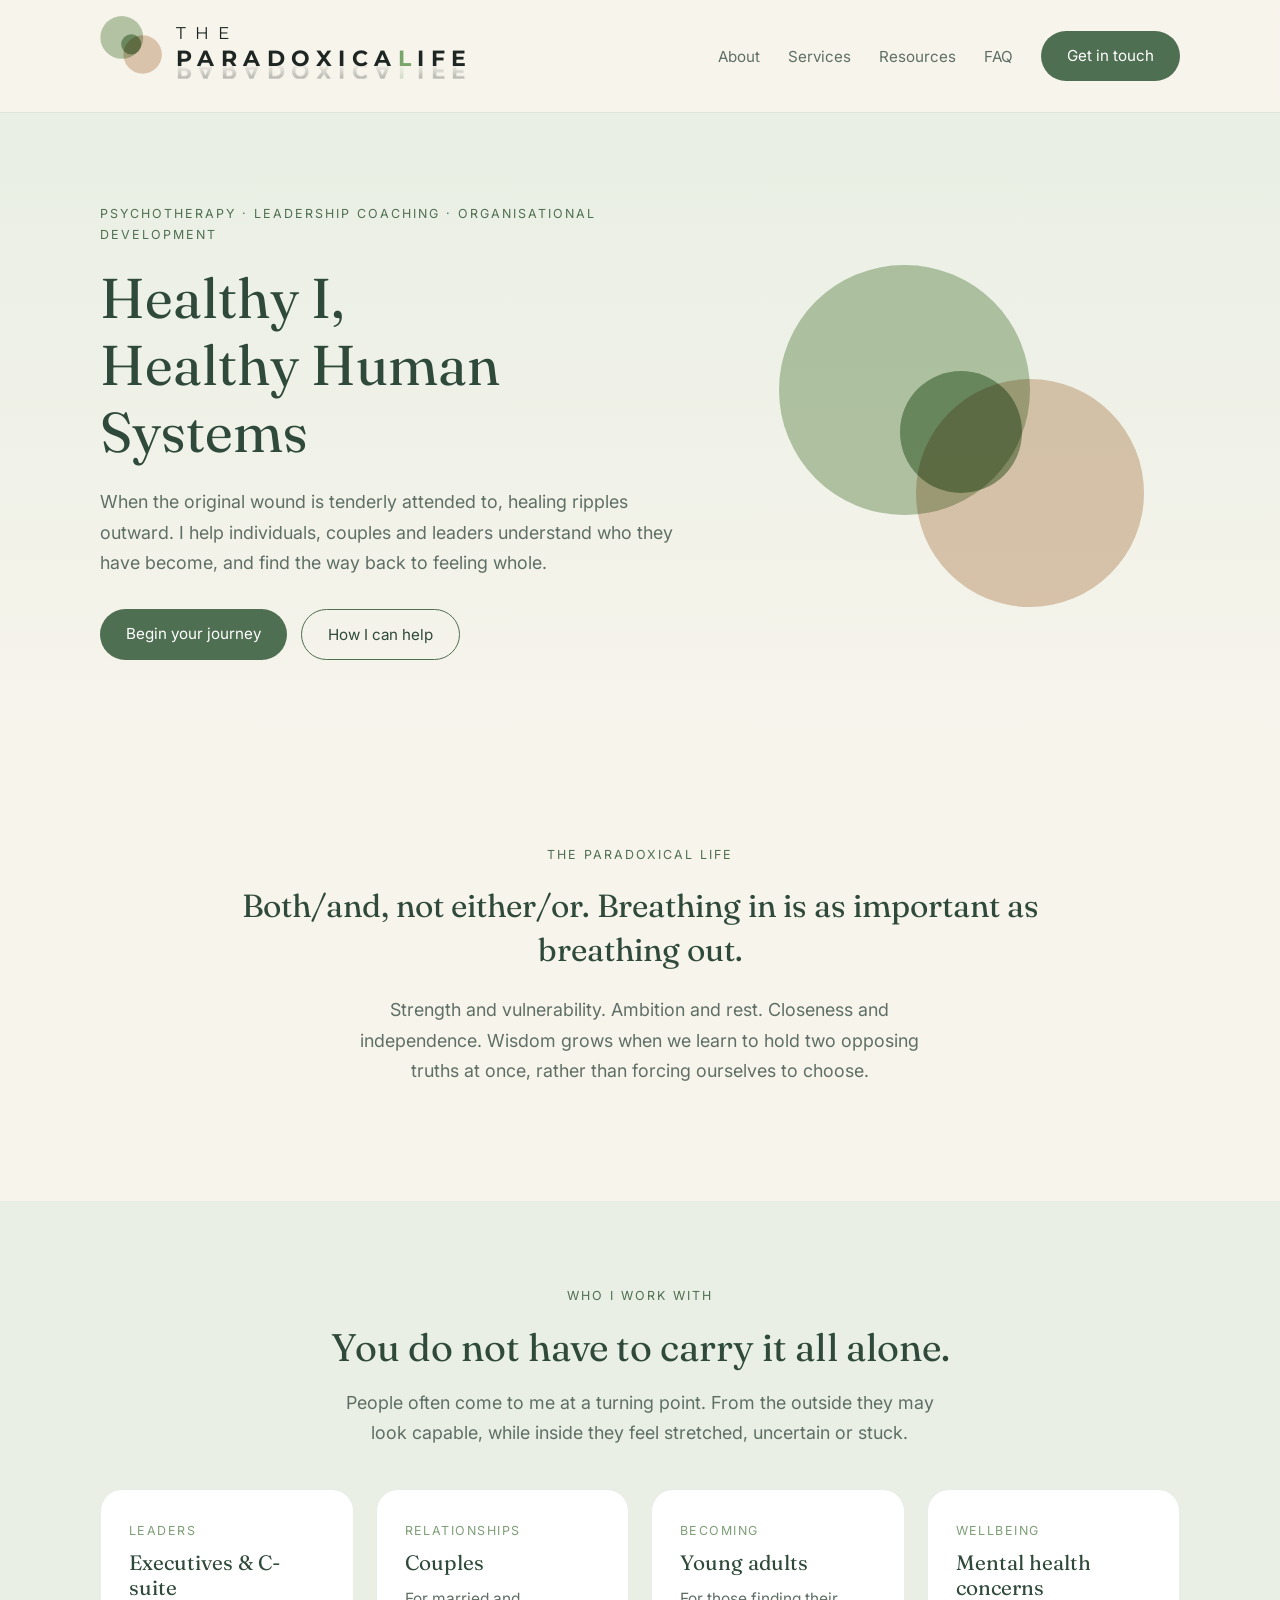
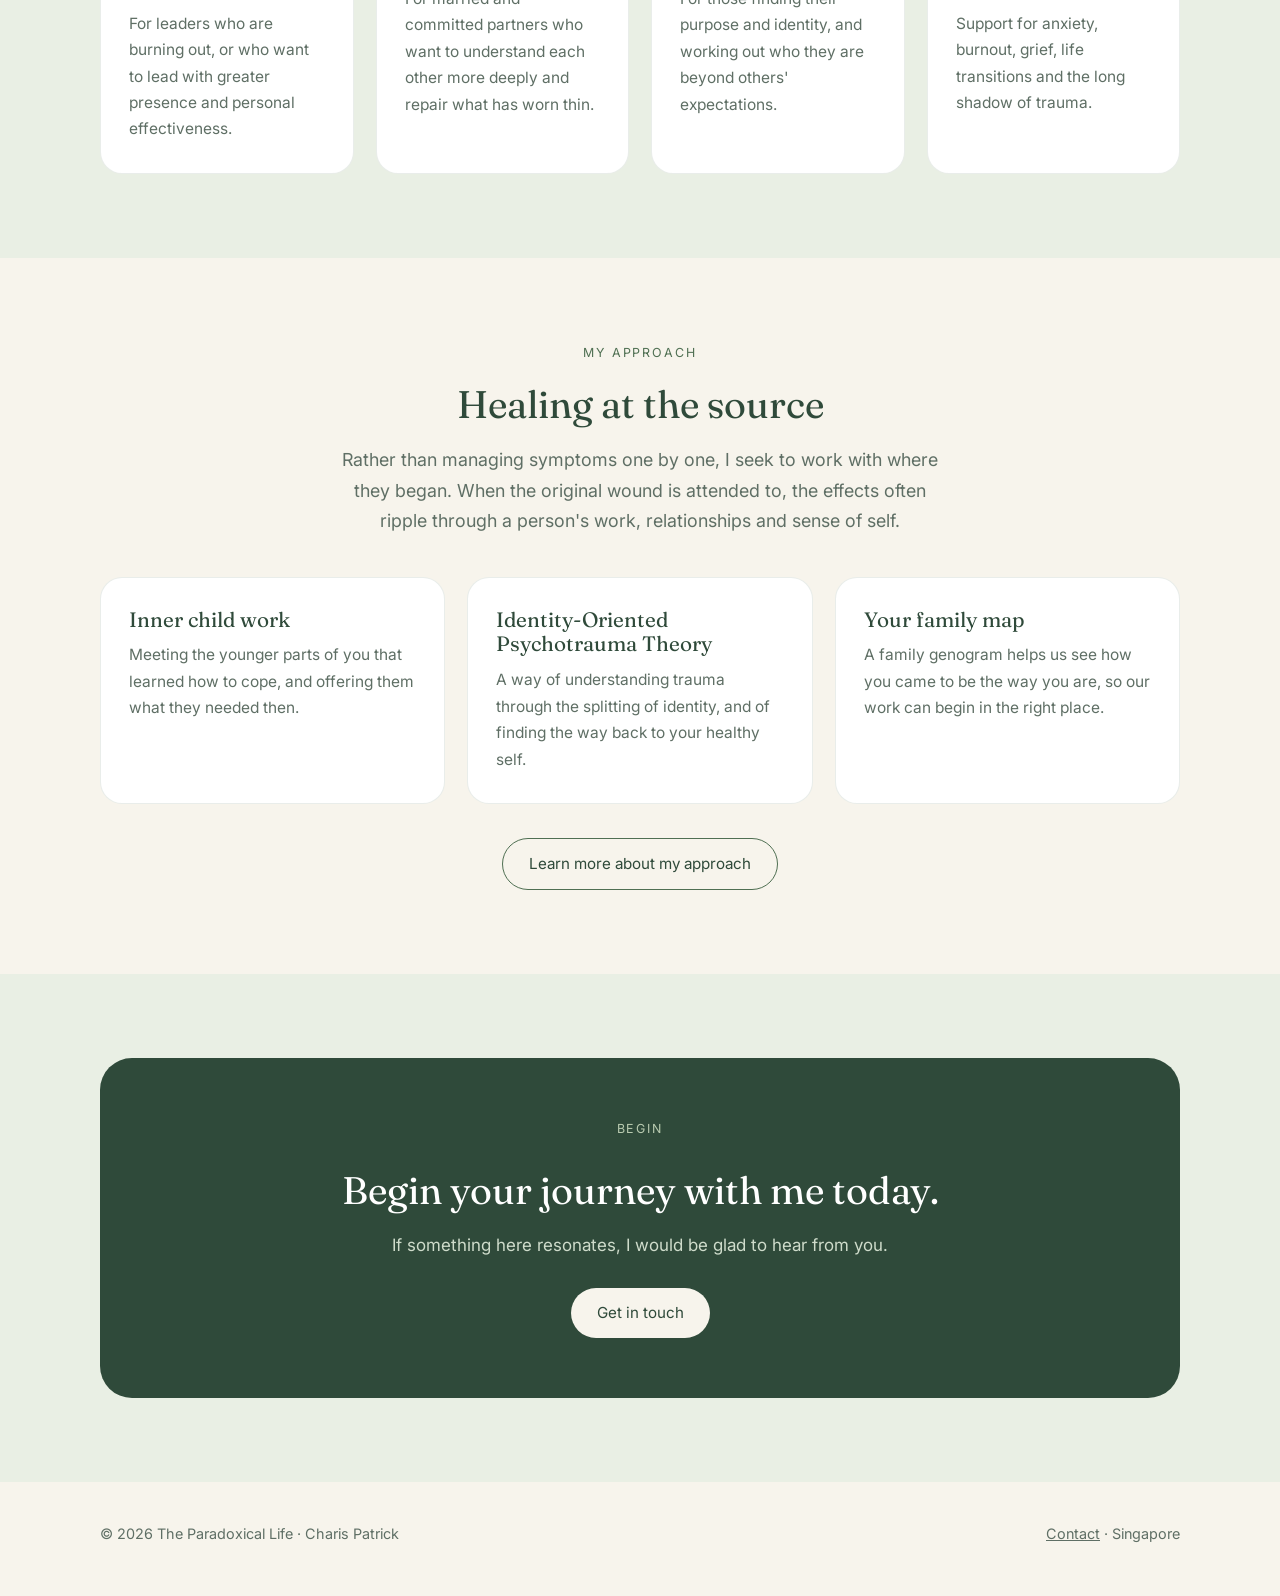
<file: index.html>
<!doctype html>
<html lang="en-SG">
<head>
  <meta charset="utf-8">
  <meta name="viewport" content="width=device-width, initial-scale=1">
  <title>The Paradoxical Life | Psychotherapy in Singapore</title>
  <meta name="description" content="Charis Patrick is a psychotherapist in Singapore with over 25 years of experience, offering identity-based, trauma-informed therapy and leadership coaching.">
  <link rel="preconnect" href="https://fonts.googleapis.com">
  <link rel="preconnect" href="https://fonts.gstatic.com" crossorigin>
  <link href="https://fonts.googleapis.com/css2?family=Fraunces:opsz,wght@9..144,300;9..144,400&family=Inter:wght@400;500&family=Montserrat:wght@400;700&display=swap" rel="stylesheet">
  <link rel="stylesheet" href="style.css">
</head>
<body>

<header>
  <div class="wrap nav">
    <a class="brand" href="index.html" aria-label="The Paradoxical Life"><svg class="mark" viewBox="60 58 512 478" aria-hidden="true"><circle cx="240" cy="235" r="177" fill="#b9cbb0"/><circle cx="412" cy="376" r="159" fill="#c9a27e" fill-opacity=".55"/><circle cx="318" cy="292" r="83" fill="#7f9f78" fill-opacity=".8"/></svg><span class="text"><span class="the">THE</span><span class="word">PARADOXICA<b>L</b>IFE</span></span></a>
    <button class="menu-toggle" aria-label="Menu" aria-expanded="false" onclick="var u=document.getElementById('menu');u.classList.toggle('open');this.setAttribute('aria-expanded',u.classList.contains('open'))">Menu</button>
    <ul id="menu">
      <li><a class="link" href="about.html">About</a></li>
      <li><a class="link" href="services.html">Services</a></li>
      <li><a class="link" href="resources.html">Resources</a></li>
      <li><a class="link" href="faq.html">FAQ</a></li>
      <li><a class="btn" href="contact.html">Get in touch</a></li>
    </ul>
  </div>
</header>

<main>

  <section class="hero">
    <div class="wrap">
      <div>
        <p class="eyebrow">Psychotherapy · Leadership Coaching · Organisational Development</p>
        <h1>Healthy I,<br>Healthy Human Systems</h1>
        <p class="lead">When the original wound is tenderly attended to, healing ripples outward. I help individuals, couples and leaders understand who they have become, and find the way back to feeling whole.</p>
        <div class="actions">
          <a class="btn" href="contact.html">Begin your journey</a>
          <a class="btn ghost" href="services.html">How I can help</a>
        </div>
      </div>
      <div class="breath" aria-hidden="true"><span class="a"></span><span class="b"></span><span class="c"></span></div>
    </div>
  </section>

  <section>
    <div class="wrap center">
      <p class="eyebrow">The paradoxical life</p>
      <p class="statement">Both/and, not either/or. Breathing in is as important as breathing out.</p>
      <p class="lead" style="margin-top:22px">Strength and vulnerability. Ambition and rest. Closeness and independence. Wisdom grows when we learn to hold two opposing truths at once, rather than forcing ourselves to choose.</p>
    </div>
  </section>

  <section class="tint">
    <div class="wrap">
      <div class="center">
        <p class="eyebrow">Who I work with</p>
        <h2>You do not have to carry it all alone.</h2>
        <p class="lead">People often come to me at a turning point. From the outside they may look capable, while inside they feel stretched, uncertain or stuck.</p>
      </div>
      <div class="cards">
        <div class="card">
          <p class="tag">Leaders</p>
          <h3>Executives &amp; C-suite</h3>
          <p>For leaders who are burning out, or who want to lead with greater presence and personal effectiveness.</p>
        </div>
        <div class="card">
          <p class="tag">Relationships</p>
          <h3>Couples</h3>
          <p>For married and committed partners who want to understand each other more deeply and repair what has worn thin.</p>
        </div>
        <div class="card">
          <p class="tag">Becoming</p>
          <h3>Young adults</h3>
          <p>For those finding their purpose and identity, and working out who they are beyond others' expectations.</p>
        </div>
        <div class="card">
          <p class="tag">Wellbeing</p>
          <h3>Mental health concerns</h3>
          <p>Support for anxiety, burnout, grief, life transitions and the long shadow of trauma.</p>
        </div>
      </div>
    </div>
  </section>

  <section>
    <div class="wrap">
      <div class="center">
        <p class="eyebrow">My approach</p>
        <h2>Healing at the source</h2>
        <p class="lead">Rather than managing symptoms one by one, I seek to work with where they began. When the original wound is attended to, the effects often ripple through a person's work, relationships and sense of self.</p>
      </div>
      <div class="cards">
        <div class="card">
          <h3>Inner child work</h3>
          <p>Meeting the younger parts of you that learned how to cope, and offering them what they needed then.</p>
        </div>
        <div class="card">
          <h3>Identity-Oriented Psychotrauma Theory</h3>
          <p>A way of understanding trauma through the splitting of identity, and of finding the way back to your healthy self.</p>
        </div>
        <div class="card">
          <h3>Your family map</h3>
          <p>A family genogram helps us see how you came to be the way you are, so our work can begin in the right place.</p>
        </div>
      </div>
      <p class="center" style="margin-top:34px"><a class="btn ghost" href="about.html">Learn more about my approach</a></p>
    </div>
  </section>

  <section class="tint">
    <div class="wrap">
      <div class="contact-box">
        <p class="eyebrow" style="color:var(--sage)">Begin</p>
        <h2>Begin your journey with me today.</h2>
        <p>If something here resonates, I would be glad to hear from you.</p>
        <div class="actions">
          <a class="btn" href="contact.html">Get in touch</a>
        </div>
      </div>
    </div>
  </section>

</main>

<footer>
  <div class="wrap">
    <span>© 2026 The Paradoxical Life · Charis Patrick</span>
    <span><a href="contact.html">Contact</a> · Singapore</span>
  </div>
</footer>

</body>
</html>
</file>
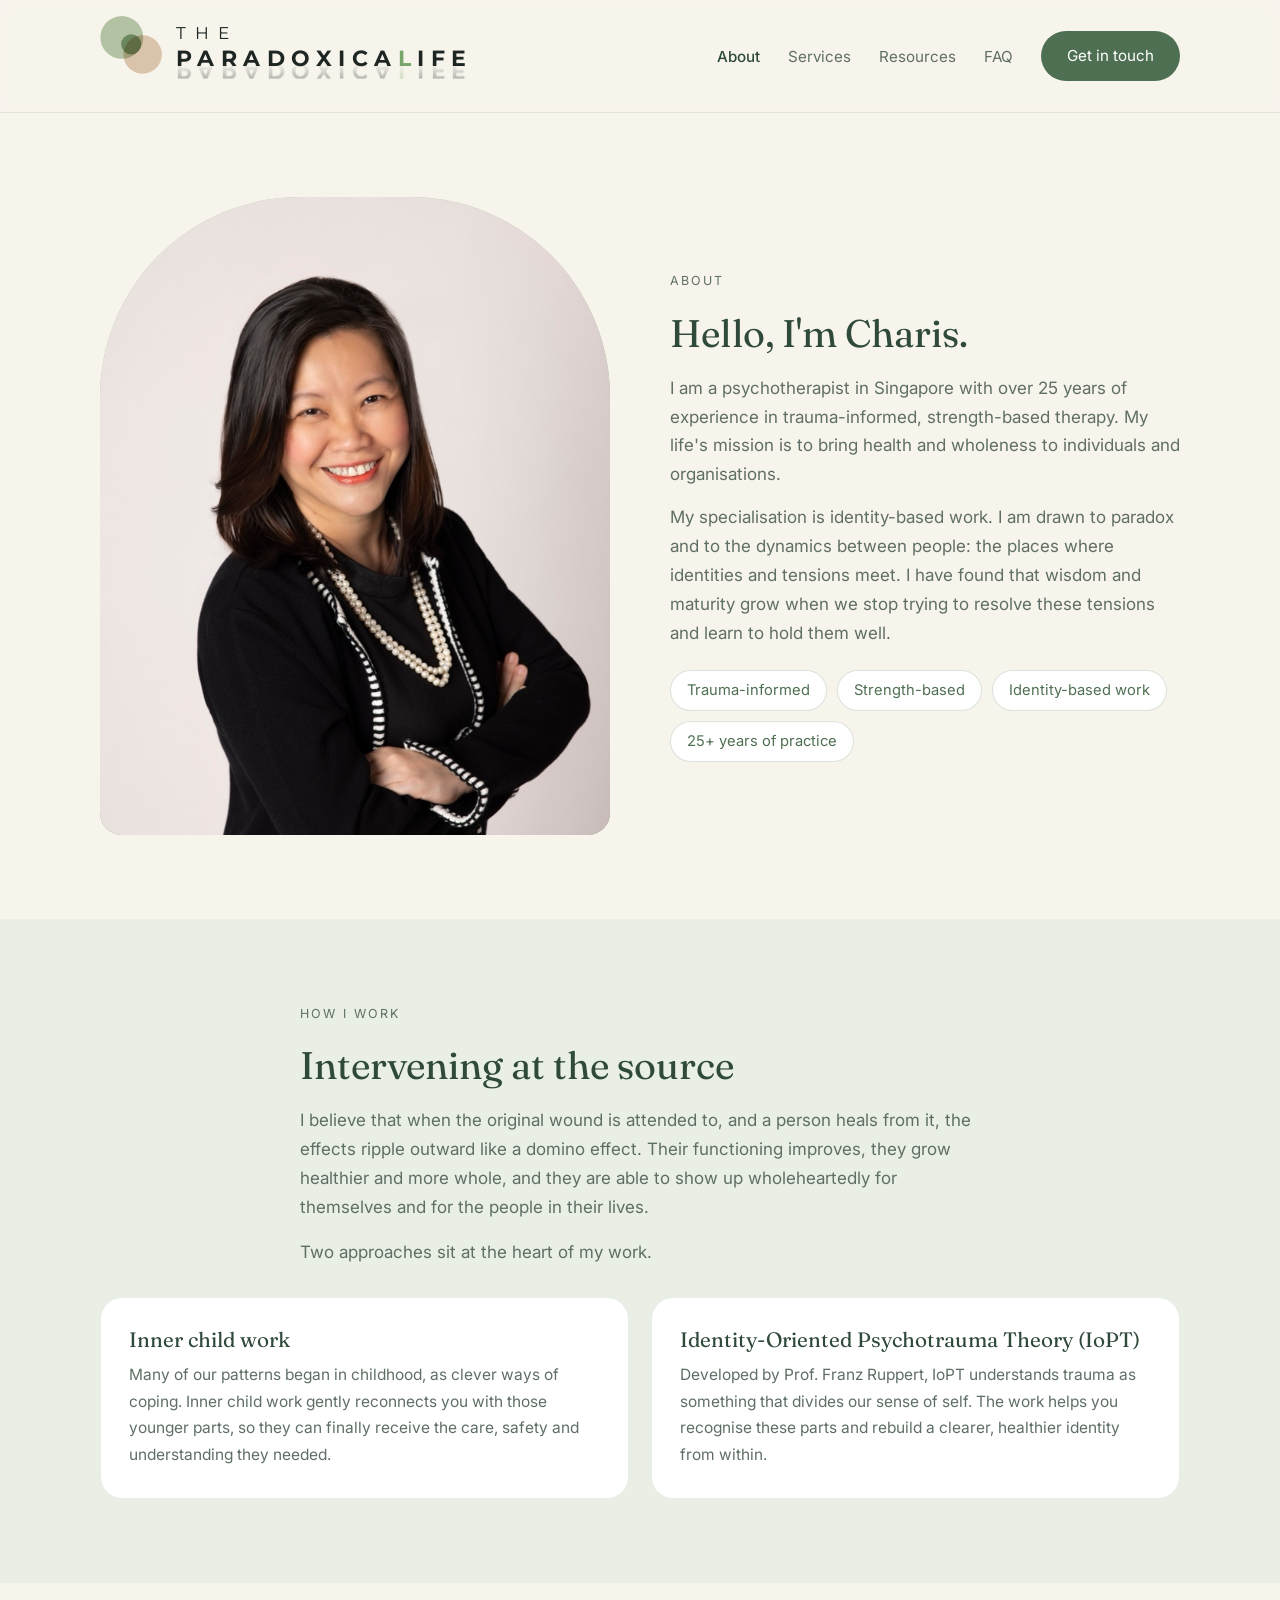
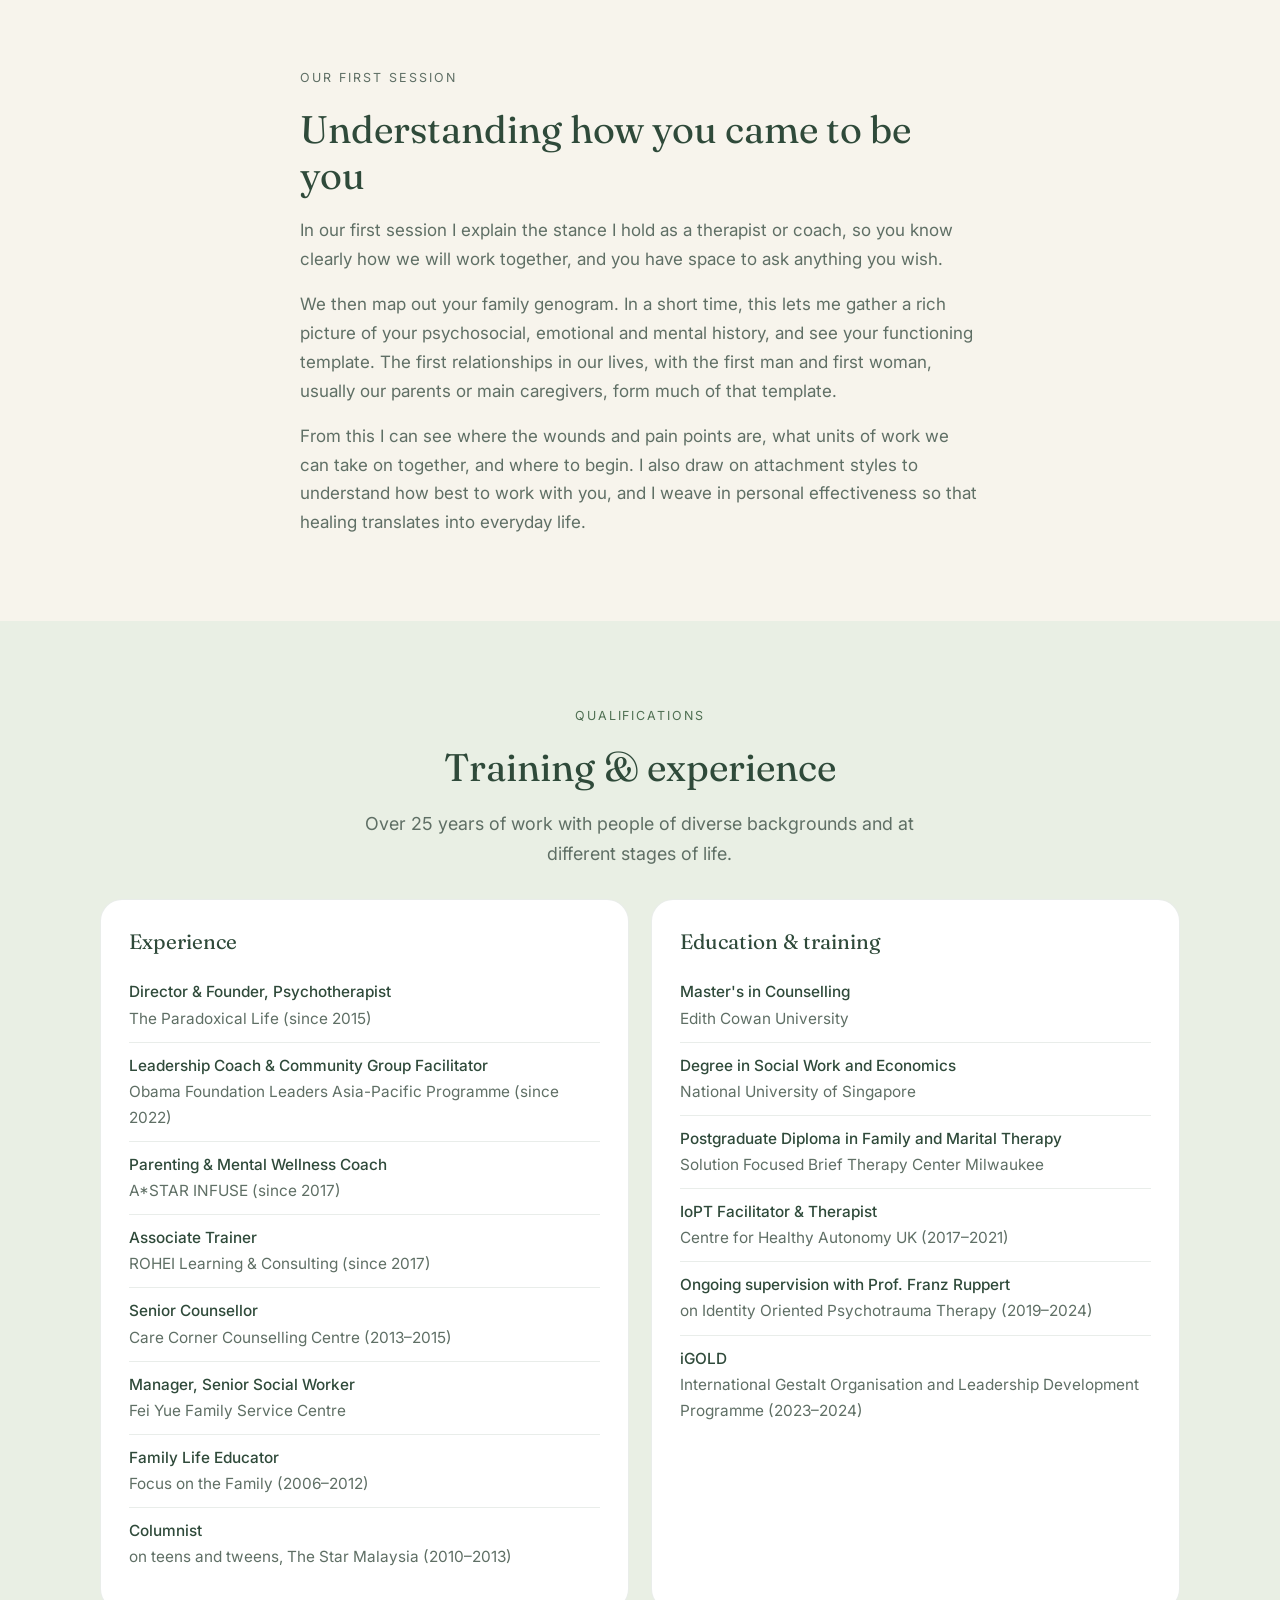
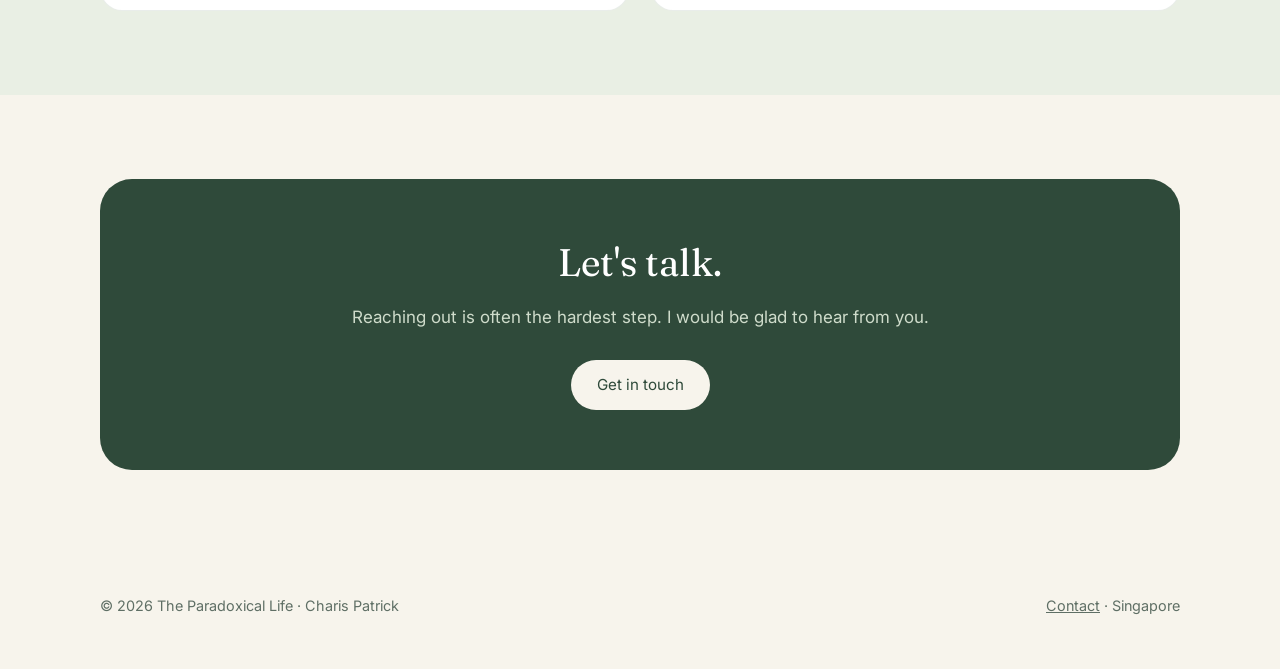
<file: about.html>
<!doctype html>
<html lang="en-SG">
<head>
  <meta charset="utf-8">
  <meta name="viewport" content="width=device-width, initial-scale=1">
  <title>About Charis Patrick | The Paradoxical Life</title>
  <meta name="description" content="Charis Patrick is a Singapore psychotherapist with over 25 years of experience in trauma-informed, identity-based work using inner child work and IoPT.">
  <link rel="preconnect" href="https://fonts.googleapis.com">
  <link rel="preconnect" href="https://fonts.gstatic.com" crossorigin>
  <link href="https://fonts.googleapis.com/css2?family=Fraunces:opsz,wght@9..144,300;9..144,400&family=Inter:wght@400;500&family=Montserrat:wght@400;700&display=swap" rel="stylesheet">
  <link rel="stylesheet" href="style.css">
</head>
<body>

<header>
  <div class="wrap nav">
    <a class="brand" href="index.html" aria-label="The Paradoxical Life"><svg class="mark" viewBox="60 58 512 478" aria-hidden="true"><circle cx="240" cy="235" r="177" fill="#b9cbb0"/><circle cx="412" cy="376" r="159" fill="#c9a27e" fill-opacity=".55"/><circle cx="318" cy="292" r="83" fill="#7f9f78" fill-opacity=".8"/></svg><span class="text"><span class="the">THE</span><span class="word">PARADOXICA<b>L</b>IFE</span></span></a>
    <button class="menu-toggle" aria-label="Menu" aria-expanded="false" onclick="var u=document.getElementById('menu');u.classList.toggle('open');this.setAttribute('aria-expanded',u.classList.contains('open'))">Menu</button>
    <ul id="menu">
      <li><a class="link current" href="about.html">About</a></li>
      <li><a class="link" href="services.html">Services</a></li>
      <li><a class="link" href="resources.html">Resources</a></li>
      <li><a class="link" href="faq.html">FAQ</a></li>
      <li><a class="btn" href="contact.html">Get in touch</a></li>
    </ul>
  </div>
</header>

<main>

  <section>
    <div class="wrap split">
      <div class="portrait"><img src="charis.jpg" alt="Charis Patrick, psychotherapist" width="667" height="1000"></div>
      <div>
        <p class="eyebrow">About</p>
        <h2>Hello, I'm Charis.</h2>
        <p>I am a psychotherapist in Singapore with over 25 years of experience in trauma-informed, strength-based therapy. My life's mission is to bring health and wholeness to individuals and organisations.</p>
        <p>My specialisation is identity-based work. I am drawn to paradox and to the dynamics between people: the places where identities and tensions meet. I have found that wisdom and maturity grow when we stop trying to resolve these tensions and learn to hold them well.</p>
        <ul class="pills">
          <li>Trauma-informed</li>
          <li>Strength-based</li>
          <li>Identity-based work</li>
          <li>25+ years of practice</li>
        </ul>
      </div>
    </div>
  </section>

  <section class="tint">
    <div class="wrap prose">
      <p class="eyebrow">How I work</p>
      <h2>Intervening at the source</h2>
      <p>I believe that when the original wound is attended to, and a person heals from it, the effects ripple outward like a domino effect. Their functioning improves, they grow healthier and more whole, and they are able to show up wholeheartedly for themselves and for the people in their lives.</p>
      <p>Two approaches sit at the heart of my work.</p>
    </div>
    <div class="wrap">
      <div class="two">
        <div class="card">
          <h3>Inner child work</h3>
          <p>Many of our patterns began in childhood, as clever ways of coping. Inner child work gently reconnects you with those younger parts, so they can finally receive the care, safety and understanding they needed.</p>
        </div>
        <div class="card">
          <h3>Identity-Oriented Psychotrauma Theory (IoPT)</h3>
          <p>Developed by Prof. Franz Ruppert, IoPT understands trauma as something that divides our sense of self. The work helps you recognise these parts and rebuild a clearer, healthier identity from within.</p>
        </div>
      </div>
    </div>
  </section>

  <section>
    <div class="wrap prose">
      <p class="eyebrow">Our first session</p>
      <h2>Understanding how you came to be you</h2>
      <p>In our first session I explain the stance I hold as a therapist or coach, so you know clearly how we will work together, and you have space to ask anything you wish.</p>
      <p>We then map out your family genogram. In a short time, this lets me gather a rich picture of your psychosocial, emotional and mental history, and see your functioning template. The first relationships in our lives, with the first man and first woman, usually our parents or main caregivers, form much of that template.</p>
      <p>From this I can see where the wounds and pain points are, what units of work we can take on together, and where to begin. I also draw on attachment styles to understand how best to work with you, and I weave in personal effectiveness so that healing translates into everyday life.</p>
    </div>
  </section>

  <section class="tint">
    <div class="wrap">
      <div class="center">
        <p class="eyebrow">Qualifications</p>
        <h2>Training &amp; experience</h2>
        <p class="lead">Over 25 years of work with people of diverse backgrounds and at different stages of life.</p>
      </div>
      <div class="two">
        <div class="card">
          <h3>Experience</h3>
          <ul class="creds">
            <li><strong>Director &amp; Founder, Psychotherapist</strong>The Paradoxical Life (since 2015)</li>
            <li><strong>Leadership Coach &amp; Community Group Facilitator</strong>Obama Foundation Leaders Asia-Pacific Programme (since 2022)</li>
            <li><strong>Parenting &amp; Mental Wellness Coach</strong>A*STAR INFUSE (since 2017)</li>
            <li><strong>Associate Trainer</strong>ROHEI Learning &amp; Consulting (since 2017)</li>
            <li><strong>Senior Counsellor</strong>Care Corner Counselling Centre (2013–2015)</li>
            <li><strong>Manager, Senior Social Worker</strong>Fei Yue Family Service Centre</li>
            <li><strong>Family Life Educator</strong>Focus on the Family (2006–2012)</li>
            <li><strong>Columnist</strong> on teens and tweens, The Star Malaysia (2010–2013)</li>
          </ul>
        </div>
        <div class="card">
          <h3>Education &amp; training</h3>
          <ul class="creds">
            <li><strong>Master's in Counselling</strong>Edith Cowan University</li>
            <li><strong>Degree in Social Work and Economics</strong>National University of Singapore</li>
            <li><strong>Postgraduate Diploma in Family and Marital Therapy</strong>Solution Focused Brief Therapy Center Milwaukee</li>
            <li><strong>IoPT Facilitator &amp; Therapist</strong>Centre for Healthy Autonomy UK (2017–2021)</li>
            <li><strong>Ongoing supervision with Prof. Franz Ruppert</strong> on Identity Oriented Psychotrauma Therapy (2019–2024)</li>
            <li><strong>iGOLD</strong>International Gestalt Organisation and Leadership Development Programme (2023–2024)</li>
          </ul>
        </div>
      </div>
    </div>
  </section>

  <section>
    <div class="wrap">
      <div class="contact-box">
        <h2>Let's talk.</h2>
        <p>Reaching out is often the hardest step. I would be glad to hear from you.</p>
        <div class="actions"><a class="btn" href="contact.html">Get in touch</a></div>
      </div>
    </div>
  </section>

</main>

<footer>
  <div class="wrap">
    <span>© 2026 The Paradoxical Life · Charis Patrick</span>
    <span><a href="contact.html">Contact</a> · Singapore</span>
  </div>
</footer>

</body>
</html>
</file>
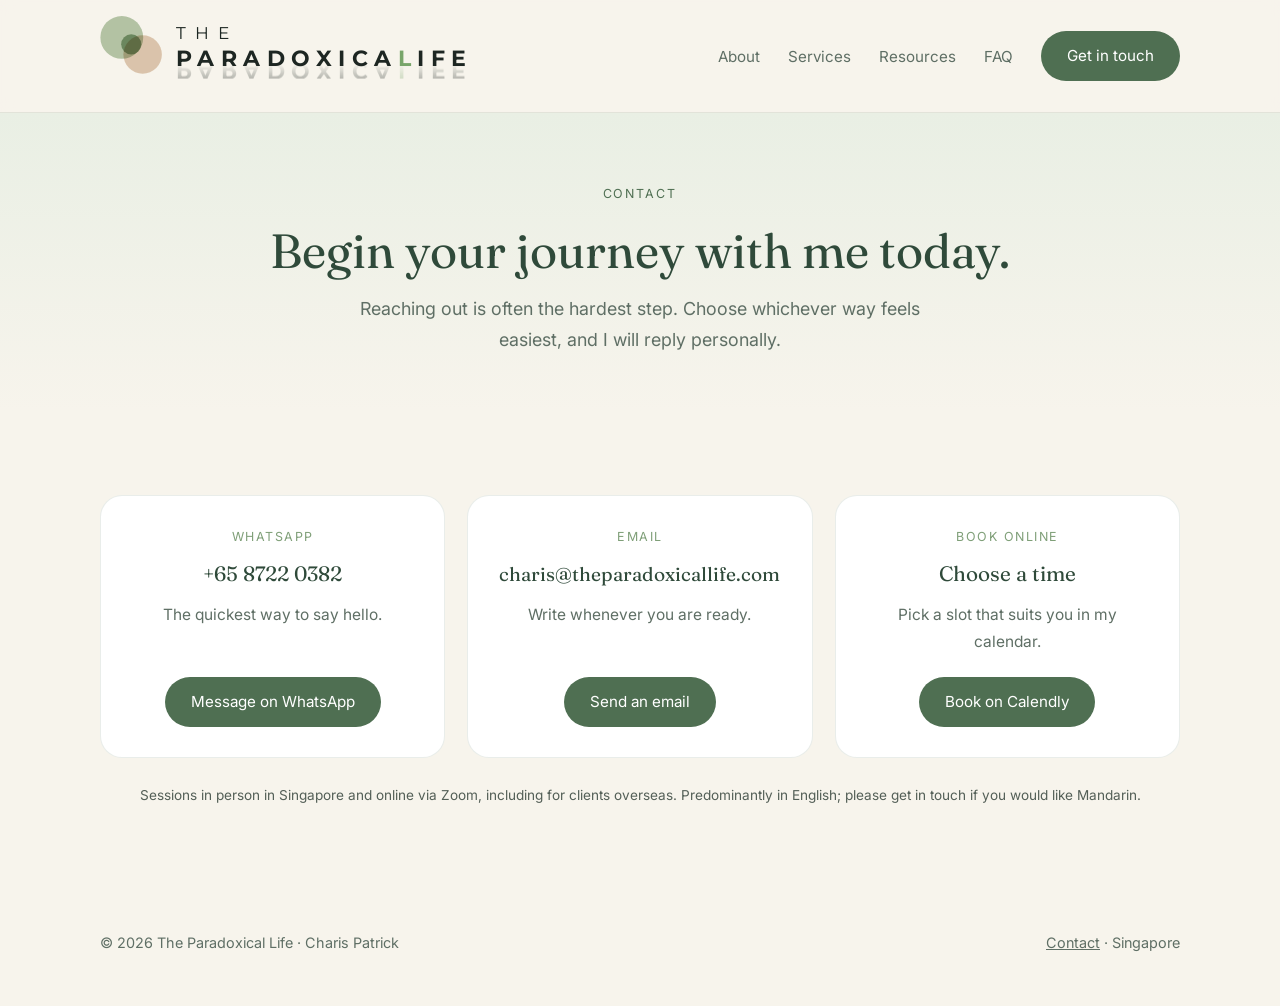
<file: contact.html>
<!doctype html>
<html lang="en-SG">
<head>
  <meta charset="utf-8">
  <meta name="viewport" content="width=device-width, initial-scale=1">
  <title>Contact | The Paradoxical Life</title>
  <meta name="description" content="Get in touch with Charis Patrick by WhatsApp, email, or book an appointment online.">
  <link rel="preconnect" href="https://fonts.googleapis.com">
  <link rel="preconnect" href="https://fonts.gstatic.com" crossorigin>
  <link href="https://fonts.googleapis.com/css2?family=Fraunces:opsz,wght@9..144,300;9..144,400&family=Inter:wght@400;500&family=Montserrat:wght@400;700&display=swap" rel="stylesheet">
  <link rel="stylesheet" href="style.css">
</head>
<body>

<header>
  <div class="wrap nav">
    <a class="brand" href="index.html" aria-label="The Paradoxical Life"><svg class="mark" viewBox="60 58 512 478" aria-hidden="true"><circle cx="240" cy="235" r="177" fill="#b9cbb0"/><circle cx="412" cy="376" r="159" fill="#c9a27e" fill-opacity=".55"/><circle cx="318" cy="292" r="83" fill="#7f9f78" fill-opacity=".8"/></svg><span class="text"><span class="the">THE</span><span class="word">PARADOXICA<b>L</b>IFE</span></span></a>
    <button class="menu-toggle" aria-label="Menu" aria-expanded="false" onclick="var u=document.getElementById('menu');u.classList.toggle('open');this.setAttribute('aria-expanded',u.classList.contains('open'))">Menu</button>
    <ul id="menu">
      <li><a class="link" href="about.html">About</a></li>
      <li><a class="link" href="services.html">Services</a></li>
      <li><a class="link" href="resources.html">Resources</a></li>
      <li><a class="link" href="faq.html">FAQ</a></li>
      <li><a class="btn" href="contact.html">Get in touch</a></li>
    </ul>
  </div>
</header>

<main>

  <section class="page-head">
    <div class="wrap">
      <p class="eyebrow">Contact</p>
      <h1>Begin your journey with me today.</h1>
      <p class="lead">Reaching out is often the hardest step. Choose whichever way feels easiest, and I will reply personally.</p>
    </div>
  </section>

  <section>
    <div class="wrap">
      <div class="cards" style="margin-top:0">
        <div class="card center contact-card">
          <p class="tag">WhatsApp</p>
          <h3>+65 8722 0382</h3>
          <p>The quickest way to say hello.</p>
          <a class="btn" href="https://wa.me/6587220382">Message on WhatsApp</a>
        </div>
        <div class="card center contact-card">
          <p class="tag">Email</p>
          <h3 class="email">charis@theparadoxicallife.com</h3>
          <p>Write whenever you are ready.</p>
          <a class="btn" href="mailto:charis@theparadoxicallife.com">Send an email</a>
        </div>
        <div class="card center contact-card">
          <p class="tag">Book online</p>
          <h3>Choose a time</h3>
          <p>Pick a slot that suits you in my calendar.</p>
          <a class="btn" href="https://calendly.com/1-1-with-charis">Book on Calendly</a>
        </div>
      </div>
      <p class="center note" style="margin-top:26px">Sessions in person in Singapore and online via Zoom, including for clients overseas. Predominantly in English; please get in touch if you would like Mandarin.</p>
    </div>
  </section>

</main>

<footer>
  <div class="wrap">
    <span>© 2026 The Paradoxical Life · Charis Patrick</span>
    <span><a href="contact.html">Contact</a> · Singapore</span>
  </div>
</footer>

</body>
</html>
</file>
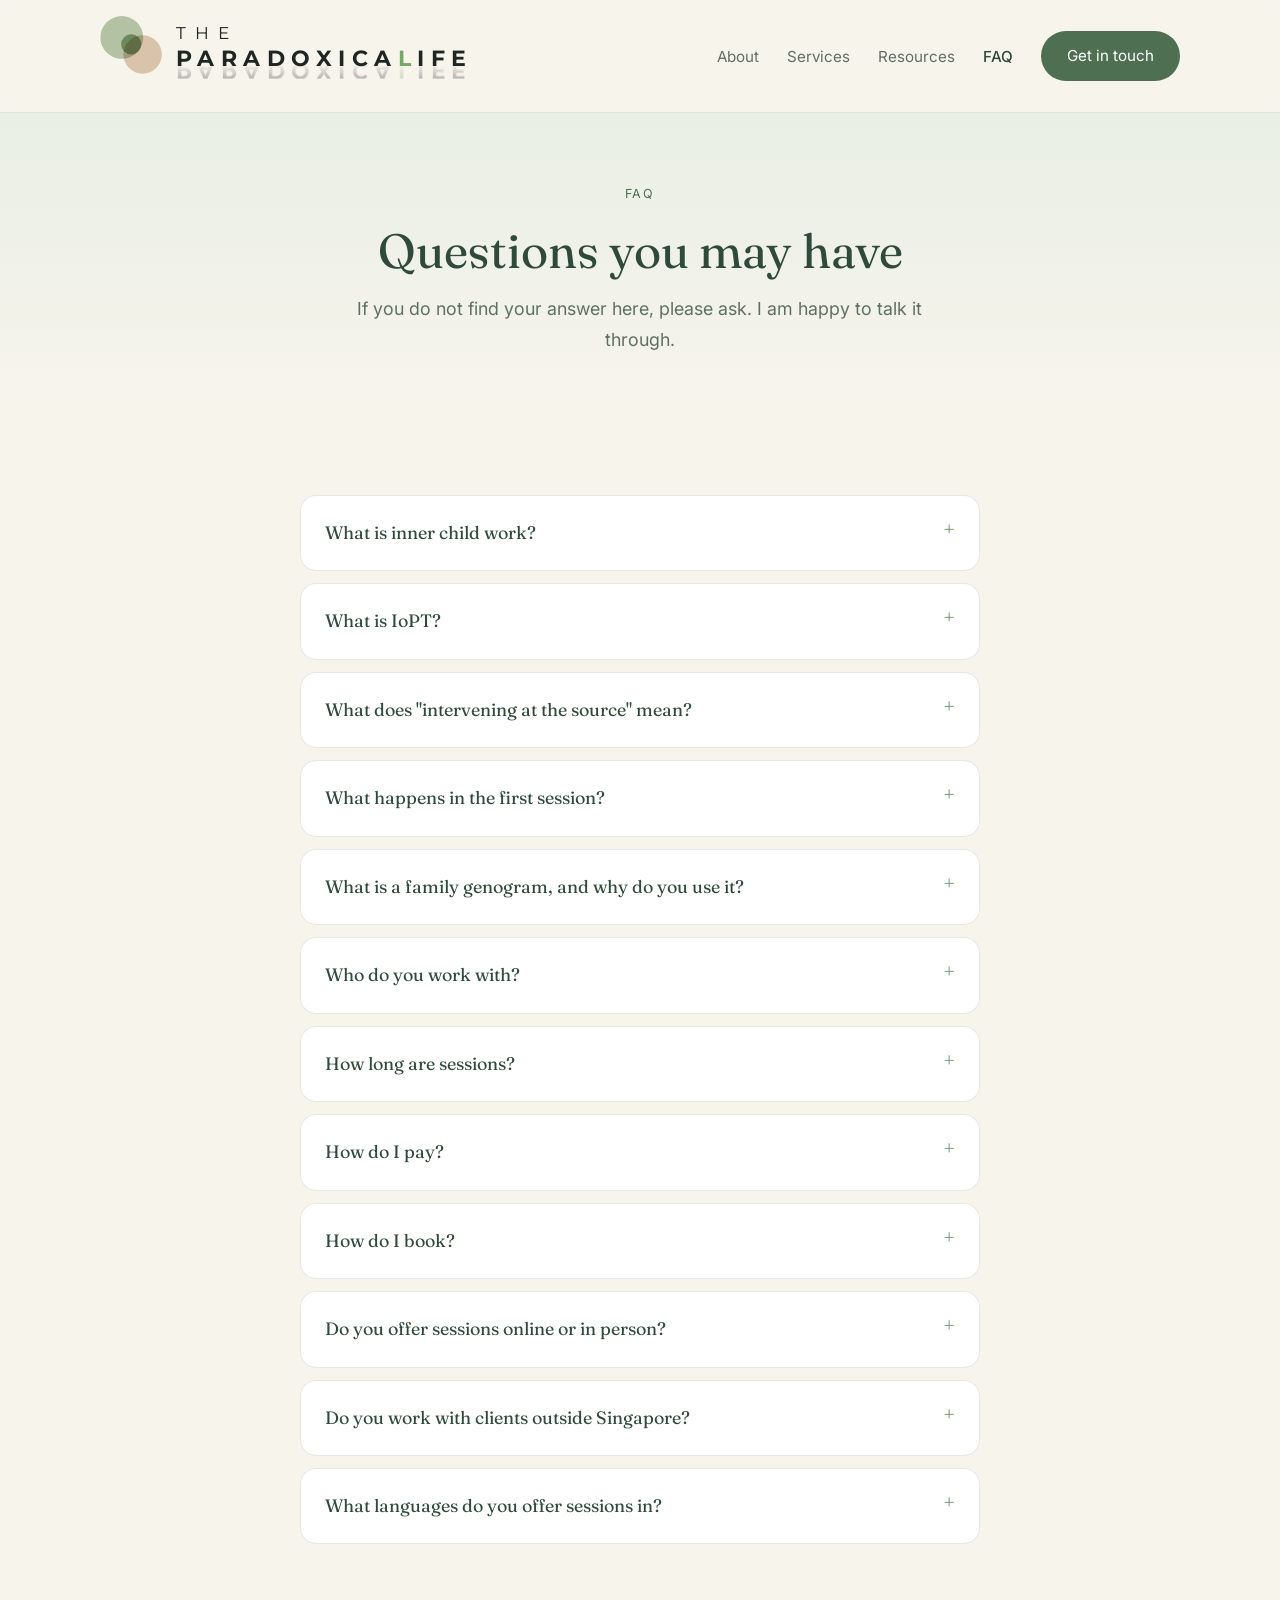
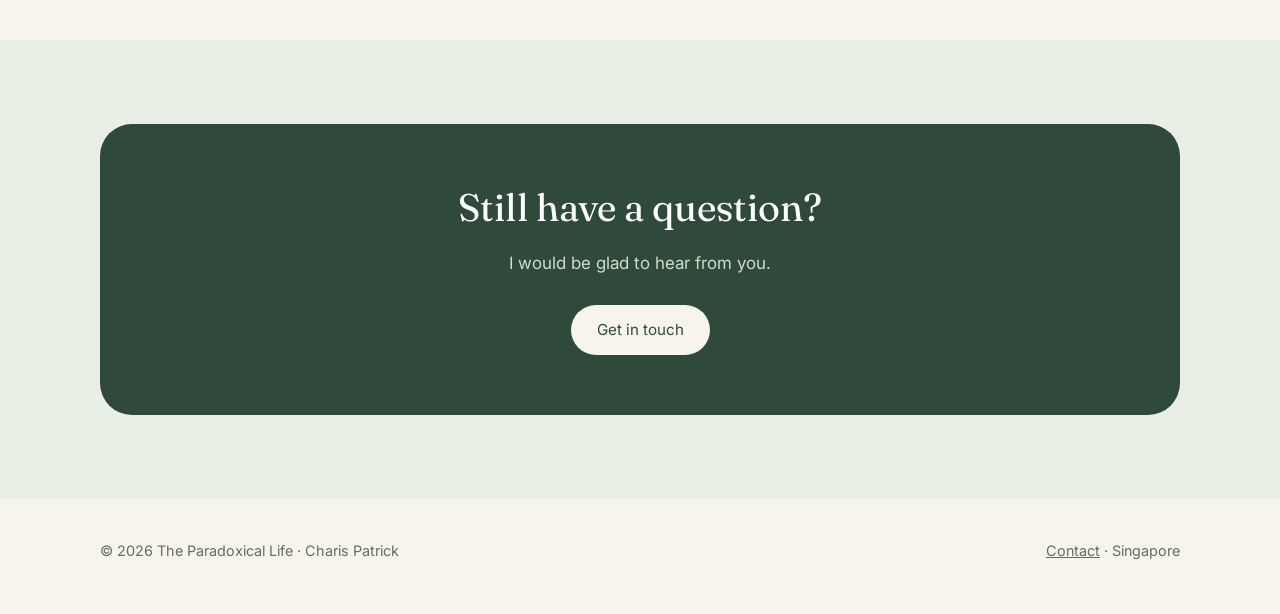
<file: faq.html>
<!doctype html>
<html lang="en-SG">
<head>
  <meta charset="utf-8">
  <meta name="viewport" content="width=device-width, initial-scale=1">
  <title>FAQ | The Paradoxical Life</title>
  <meta name="description" content="Answers to common questions about inner child work, IoPT, first sessions, session length and payment with Charis Patrick in Singapore.">
  <link rel="preconnect" href="https://fonts.googleapis.com">
  <link rel="preconnect" href="https://fonts.gstatic.com" crossorigin>
  <link href="https://fonts.googleapis.com/css2?family=Fraunces:opsz,wght@9..144,300;9..144,400&family=Inter:wght@400;500&family=Montserrat:wght@400;700&display=swap" rel="stylesheet">
  <link rel="stylesheet" href="style.css">
</head>
<body>

<header>
  <div class="wrap nav">
    <a class="brand" href="index.html" aria-label="The Paradoxical Life"><svg class="mark" viewBox="60 58 512 478" aria-hidden="true"><circle cx="240" cy="235" r="177" fill="#b9cbb0"/><circle cx="412" cy="376" r="159" fill="#c9a27e" fill-opacity=".55"/><circle cx="318" cy="292" r="83" fill="#7f9f78" fill-opacity=".8"/></svg><span class="text"><span class="the">THE</span><span class="word">PARADOXICA<b>L</b>IFE</span></span></a>
    <button class="menu-toggle" aria-label="Menu" aria-expanded="false" onclick="var u=document.getElementById('menu');u.classList.toggle('open');this.setAttribute('aria-expanded',u.classList.contains('open'))">Menu</button>
    <ul id="menu">
      <li><a class="link" href="about.html">About</a></li>
      <li><a class="link" href="services.html">Services</a></li>
      <li><a class="link" href="resources.html">Resources</a></li>
      <li><a class="link current" href="faq.html">FAQ</a></li>
      <li><a class="btn" href="contact.html">Get in touch</a></li>
    </ul>
  </div>
</header>

<main>

  <section class="page-head">
    <div class="wrap">
      <p class="eyebrow">FAQ</p>
      <h1>Questions you may have</h1>
      <p class="lead">If you do not find your answer here, please ask. I am happy to talk it through.</p>
    </div>
  </section>

  <section>
    <div class="wrap prose">

      <details>
        <summary>What is inner child work?</summary>
        <p>Many of our patterns began in childhood as ways of coping. Inner child work reconnects you with those younger parts of yourself, so they can finally receive the care, safety and understanding they needed at the time.</p>
      </details>

      <details>
        <summary>What is IoPT?</summary>
        <p>IoPT stands for Identity-Oriented Psychotrauma Theory, developed by Prof. Franz Ruppert. It understands trauma as something that divides our sense of self, and it helps you recognise those parts and rebuild a clearer, healthier identity from within.</p>
      </details>

      <details>
        <summary>What does "intervening at the source" mean?</summary>
        <p>Instead of addressing symptoms one at a time, we work with the original wound beneath them. When that is attended to, the effects often ripple outward into your functioning, your relationships and your sense of self.</p>
      </details>

      <details>
        <summary>What happens in the first session?</summary>
        <p>I will explain the stance I hold as a therapist or coach, so you know how we will work together, and you can ask any questions. Then we map your family genogram, which helps us see how you became the way you are and where the work is best begun.</p>
      </details>

      <details>
        <summary>What is a family genogram, and why do you use it?</summary>
        <p>A genogram is a map of your family and its key relationships. It lets me gather a great deal of psychosocial, emotional and mental information efficiently, and understand your functioning template, much of which is shaped by your first relationships with your parents or main caregivers.</p>
      </details>

      <details>
        <summary>Who do you work with?</summary>
        <p>Executives and C-suite leaders, individuals facing anxiety, burnout, grief or life transitions, married couples, and young adults finding their purpose and identity.</p>
      </details>

      <details>
        <summary>How long are sessions?</summary>
        <p>I offer 60-minute and 90-minute sessions. You are billed by the time used: if a 60-minute session runs to 75 minutes, you pay for 75 minutes, and if a 90-minute session ends at 75 minutes, you pay for 75 minutes. Fees are prorated from my hourly rate.</p>
      </details>

      <details>
        <summary>How do I pay?</summary>
        <p>You can pay by PayNow to my company UEN. If you prefer to pay by credit card, you can pay through PayPal, with a 5% service charge borne by the client. I will share the details when we confirm your booking.</p>
      </details>

      <details>
        <summary>How do I book?</summary>
        <p>Message me on WhatsApp, send an email, or book a time through my calendar on the <a href="contact.html" style="color:var(--moss)">contact page</a>.</p>
      </details>

      <details>
        <summary>Do you offer sessions online or in person?</summary>
        <p>Both. I see clients in person in Singapore and online through Zoom. The in-person location is shared when you book.</p>
      </details>

      <details>
        <summary>Do you work with clients outside Singapore?</summary>
        <p>Yes. I am open to working with clients overseas through Zoom.</p>
      </details>

      <details>
        <summary>What languages do you offer sessions in?</summary>
        <p>My sessions are predominantly in English. If you would like to work in Mandarin, please get in touch and we can talk about it.</p>
      </details>

    </div>
  </section>

  <section class="tint">
    <div class="wrap">
      <div class="contact-box">
        <h2>Still have a question?</h2>
        <p>I would be glad to hear from you.</p>
        <div class="actions"><a class="btn" href="contact.html">Get in touch</a></div>
      </div>
    </div>
  </section>

</main>

<footer>
  <div class="wrap">
    <span>© 2026 The Paradoxical Life · Charis Patrick</span>
    <span><a href="contact.html">Contact</a> · Singapore</span>
  </div>
</footer>

</body>
</html>
</file>
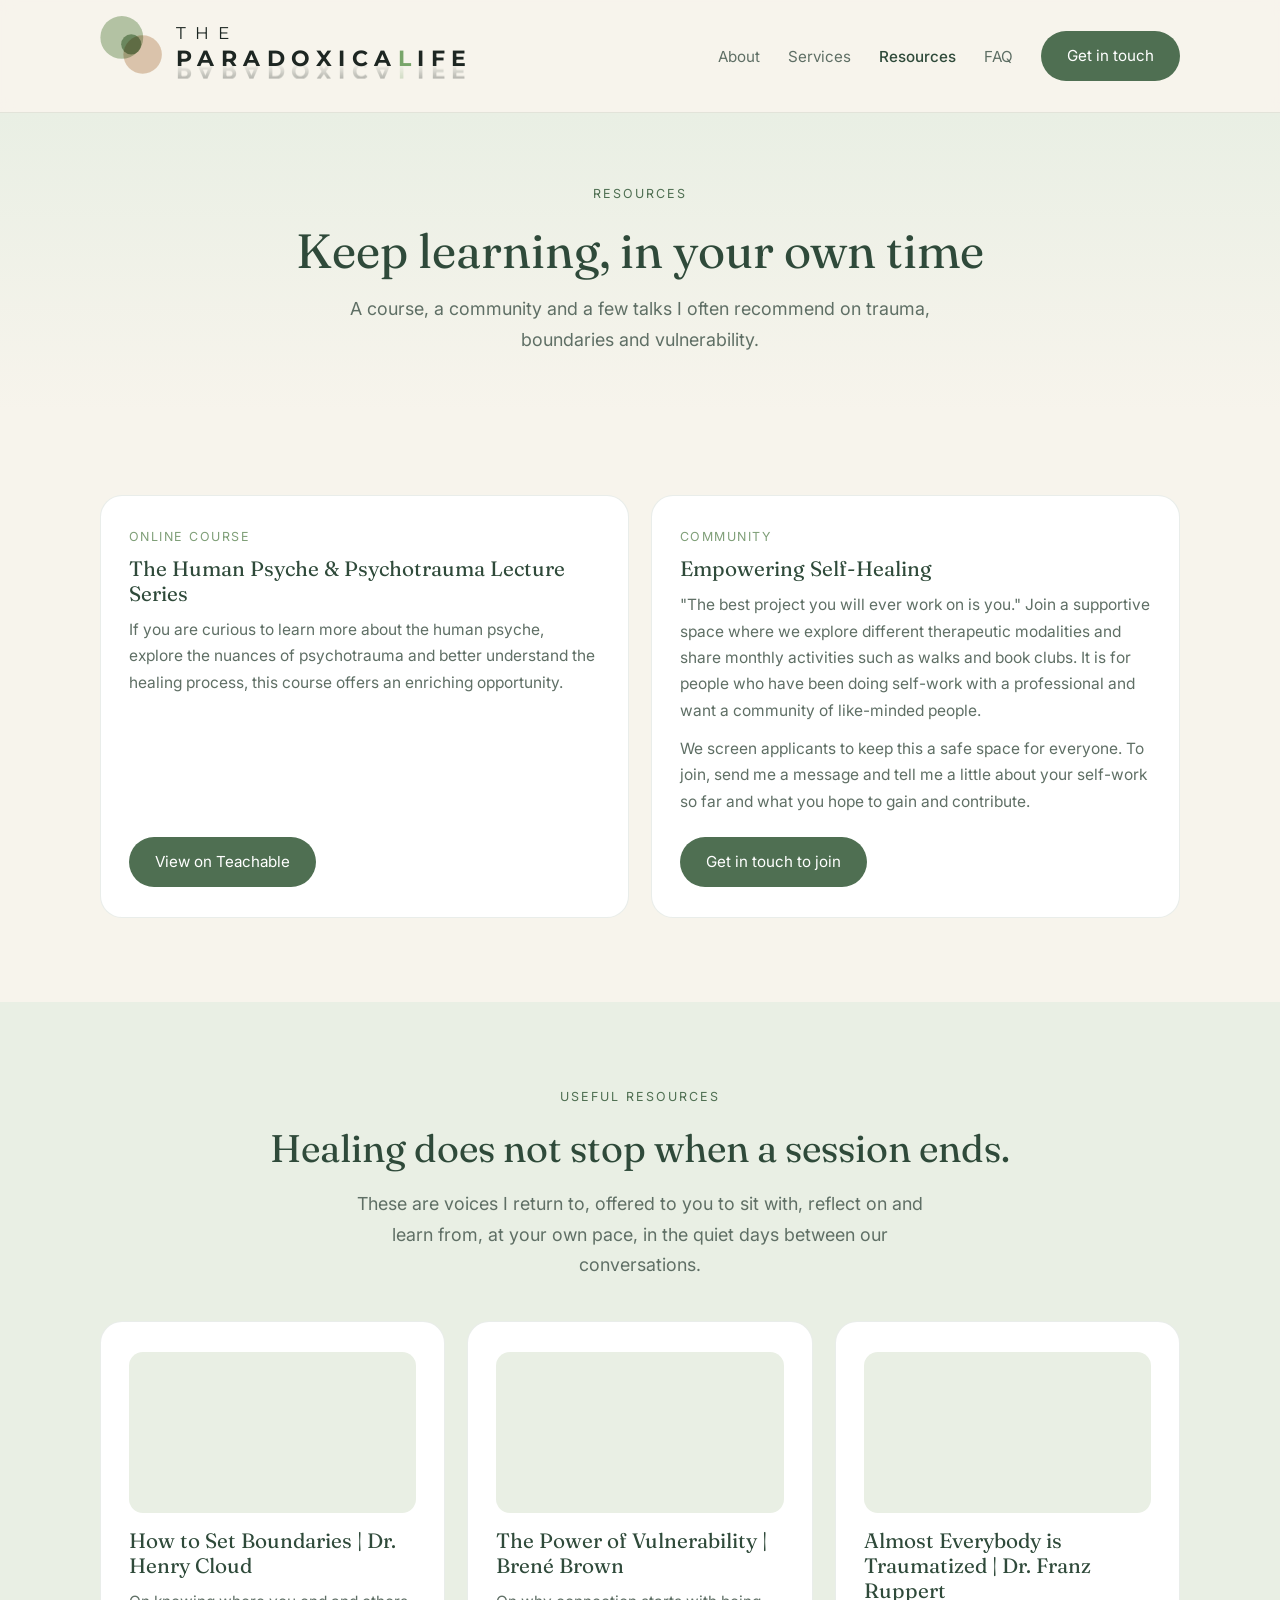
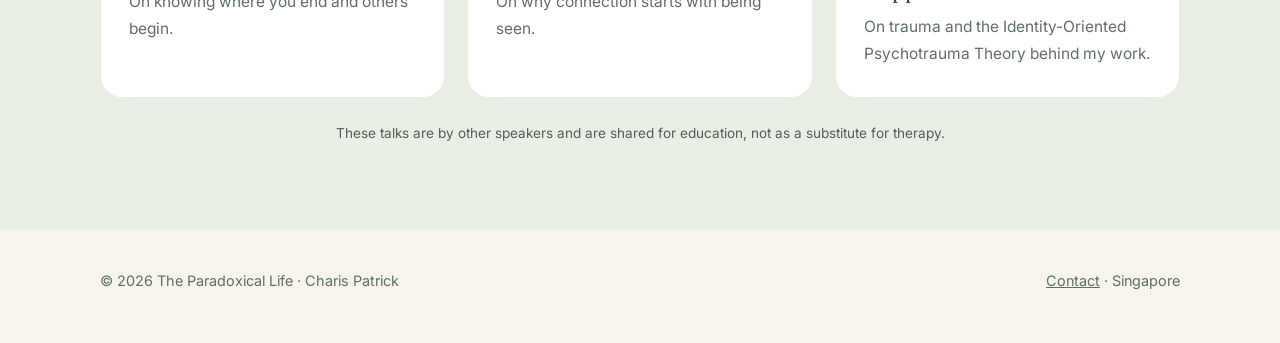
<file: resources.html>
<!doctype html>
<html lang="en-SG">
<head>
  <meta charset="utf-8">
  <meta name="viewport" content="width=device-width, initial-scale=1">
  <title>Resources | The Paradoxical Life</title>
  <meta name="description" content="An online course, a community and talks on trauma, boundaries and vulnerability, chosen by Charis Patrick.">
  <link rel="preconnect" href="https://fonts.googleapis.com">
  <link rel="preconnect" href="https://fonts.gstatic.com" crossorigin>
  <link href="https://fonts.googleapis.com/css2?family=Fraunces:opsz,wght@9..144,300;9..144,400&family=Inter:wght@400;500&family=Montserrat:wght@400;700&display=swap" rel="stylesheet">
  <link rel="stylesheet" href="style.css">
</head>
<body>

<header>
  <div class="wrap nav">
    <a class="brand" href="index.html" aria-label="The Paradoxical Life"><svg class="mark" viewBox="60 58 512 478" aria-hidden="true"><circle cx="240" cy="235" r="177" fill="#b9cbb0"/><circle cx="412" cy="376" r="159" fill="#c9a27e" fill-opacity=".55"/><circle cx="318" cy="292" r="83" fill="#7f9f78" fill-opacity=".8"/></svg><span class="text"><span class="the">THE</span><span class="word">PARADOXICA<b>L</b>IFE</span></span></a>
    <button class="menu-toggle" aria-label="Menu" aria-expanded="false" onclick="var u=document.getElementById('menu');u.classList.toggle('open');this.setAttribute('aria-expanded',u.classList.contains('open'))">Menu</button>
    <ul id="menu">
      <li><a class="link" href="about.html">About</a></li>
      <li><a class="link" href="services.html">Services</a></li>
      <li><a class="link current" href="resources.html">Resources</a></li>
      <li><a class="link" href="faq.html">FAQ</a></li>
      <li><a class="btn" href="contact.html">Get in touch</a></li>
    </ul>
  </div>
</header>

<main>

  <section class="page-head">
    <div class="wrap">
      <p class="eyebrow">Resources</p>
      <h1>Keep learning, in your own time</h1>
      <p class="lead">A course, a community and a few talks I often recommend on trauma, boundaries and vulnerability.</p>
    </div>
  </section>

  <section>
    <div class="wrap">
      <div class="two" style="margin-top:0">
        <div class="card stack-card">
          <p class="tag">Online course</p>
          <h3>The Human Psyche &amp; Psychotrauma Lecture Series</h3>
          <p>If you are curious to learn more about the human psyche, explore the nuances of psychotrauma and better understand the healing process, this course offers an enriching opportunity.</p>
          <p class="card-action"><a class="btn" href="https://the-paradoxical-life.teachable.com/p/understanding-the-human-psyche-psychotrauma">View on Teachable</a></p>
        </div>
        <div class="card stack-card" id="community">
          <p class="tag">Community</p>
          <h3>Empowering Self-Healing</h3>
          <p>"The best project you will ever work on is you." Join a supportive space where we explore different therapeutic modalities and share monthly activities such as walks and book clubs. It is for people who have been doing self-work with a professional and want a community of like-minded people.</p>
          <p style="margin-top:12px">We screen applicants to keep this a safe space for everyone. To join, send me a message and tell me a little about your self-work so far and what you hope to gain and contribute.</p>
          <p class="card-action"><a class="btn" href="contact.html">Get in touch to join</a></p>
        </div>
      </div>
    </div>
  </section>

  <section class="tint">
    <div class="wrap">
      <div class="center">
        <p class="eyebrow">Useful resources</p>
        <h2>Healing does not stop when a session ends.</h2>
        <p class="lead">These are voices I return to, offered to you to sit with, reflect on and learn from, at your own pace, in the quiet days between our conversations.</p>
      </div>
      <div class="cards">
        <div class="card">
          <div class="video"><iframe src="https://www.youtube-nocookie.com/embed/zjcPkKHZRCg" title="How to Set Boundaries | Dr. Henry Cloud" loading="lazy" allow="accelerometer; encrypted-media; gyroscope; picture-in-picture" allowfullscreen referrerpolicy="strict-origin-when-cross-origin"></iframe></div>
          <h3 style="margin-top:16px">How to Set Boundaries | Dr. Henry Cloud</h3>
          <p>On knowing where you end and others begin.</p>
        </div>
        <div class="card">
          <div class="video"><iframe src="https://www.youtube-nocookie.com/embed/iCvmsMzlF7o" title="The Power of Vulnerability | Brené Brown" loading="lazy" allow="accelerometer; encrypted-media; gyroscope; picture-in-picture" allowfullscreen referrerpolicy="strict-origin-when-cross-origin"></iframe></div>
          <h3 style="margin-top:16px">The Power of Vulnerability | Brené Brown</h3>
          <p>On why connection starts with being seen.</p>
        </div>
        <div class="card">
          <div class="video"><iframe src="https://www.youtube-nocookie.com/embed/Ju1XxyvSiqU" title="Almost Everybody is Traumatized | Dr. Franz Ruppert" loading="lazy" allow="accelerometer; encrypted-media; gyroscope; picture-in-picture" allowfullscreen referrerpolicy="strict-origin-when-cross-origin"></iframe></div>
          <h3 style="margin-top:16px">Almost Everybody is Traumatized | Dr. Franz Ruppert</h3>
          <p>On trauma and the Identity-Oriented Psychotrauma Theory behind my work.</p>
        </div>
      </div>
      <p class="center note" style="margin-top:24px">These talks are by other speakers and are shared for education, not as a substitute for therapy.</p>
    </div>
  </section>

</main>

<footer>
  <div class="wrap">
    <span>© 2026 The Paradoxical Life · Charis Patrick</span>
    <span><a href="contact.html">Contact</a> · Singapore</span>
  </div>
</footer>

</body>
</html>
</file>
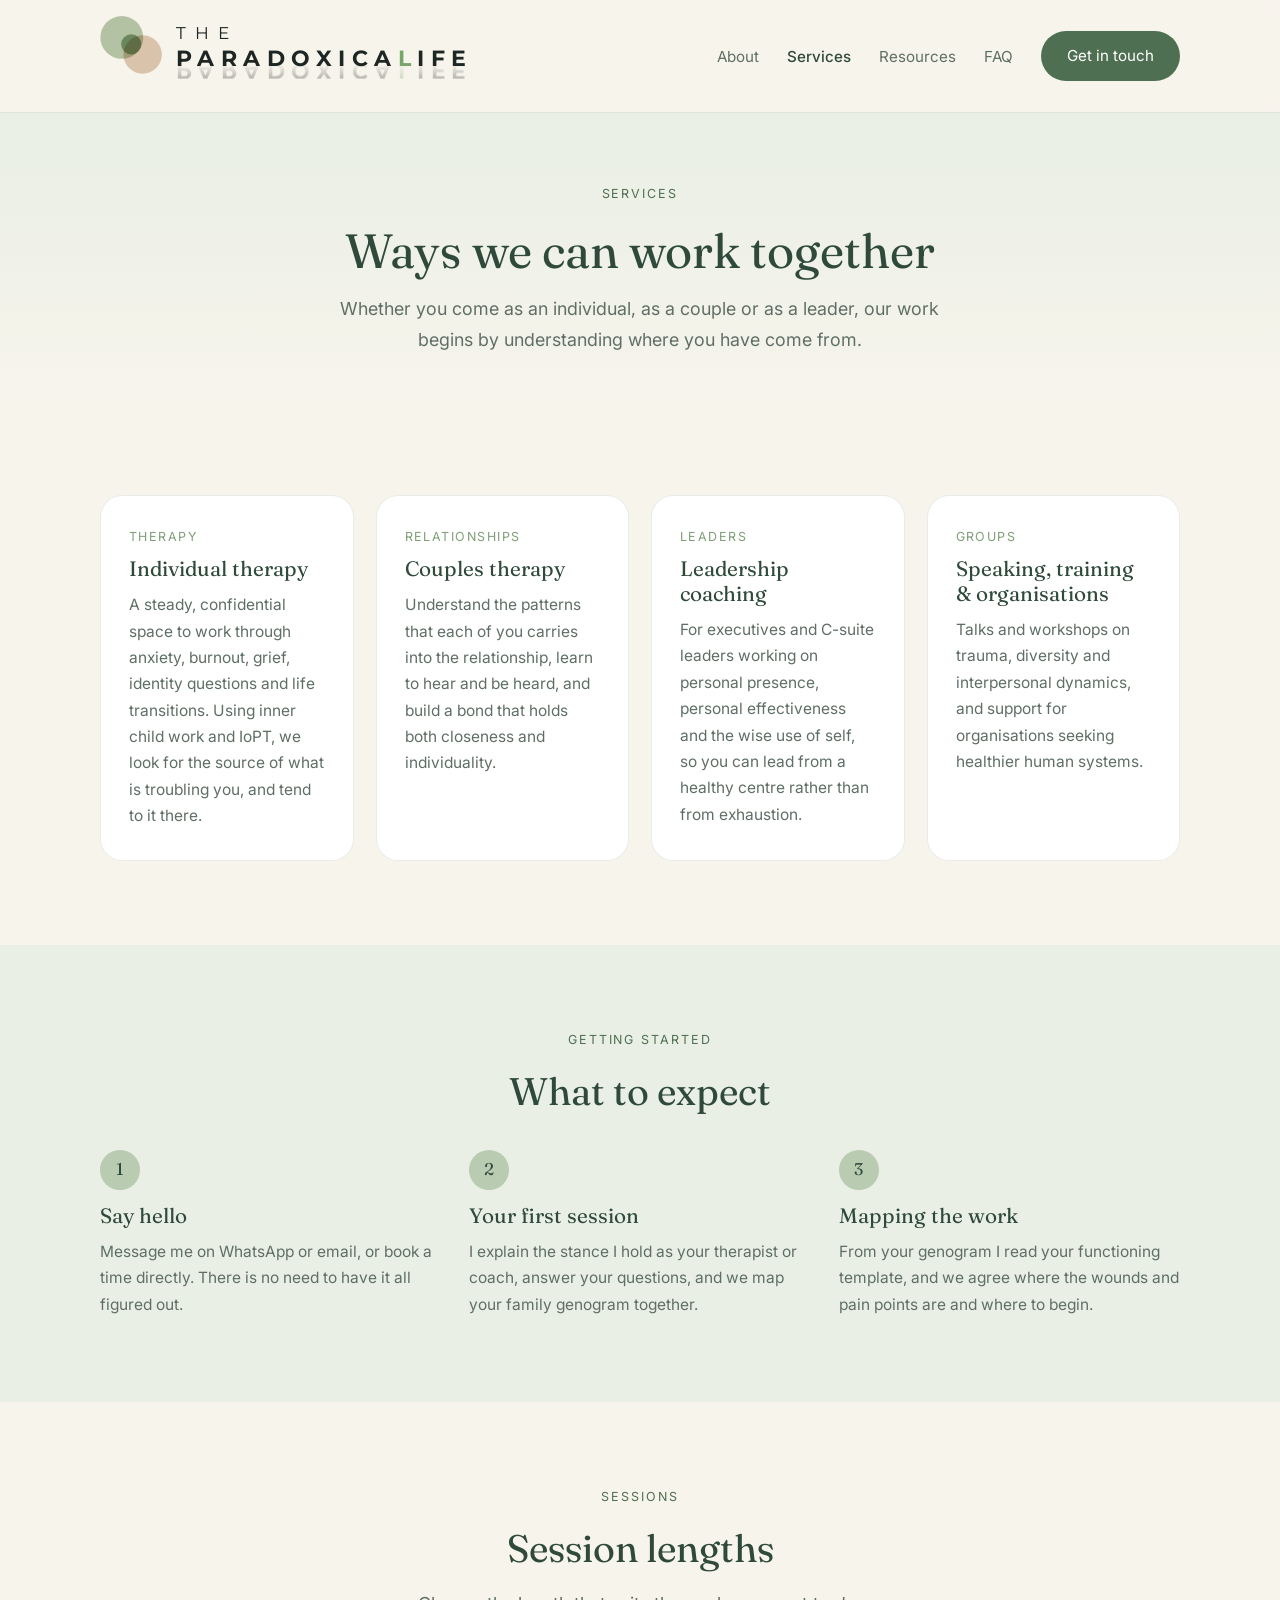
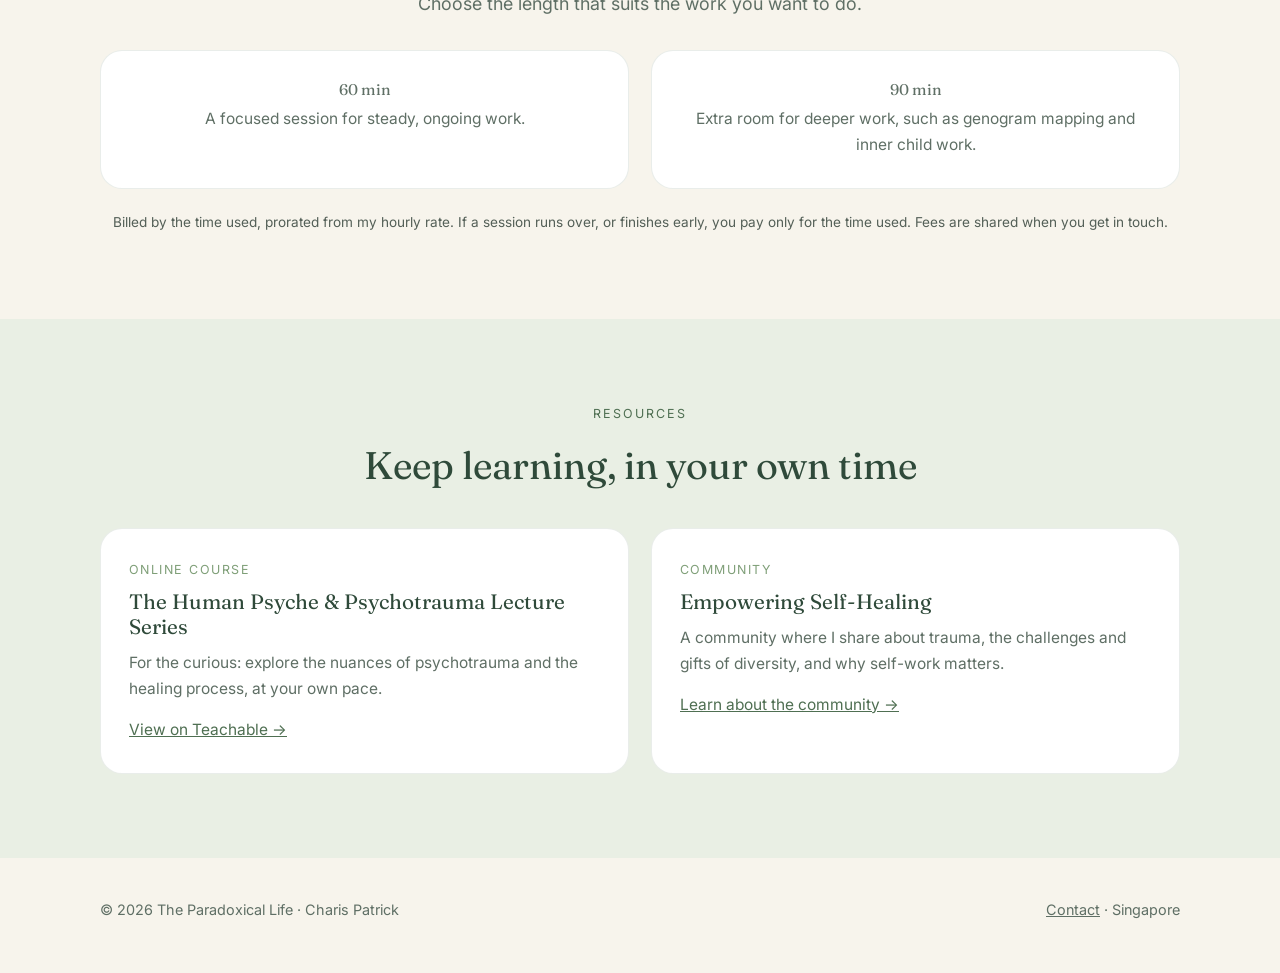
<file: services.html>
<!doctype html>
<html lang="en-SG">
<head>
  <meta charset="utf-8">
  <meta name="viewport" content="width=device-width, initial-scale=1">
  <title>Services | The Paradoxical Life</title>
  <meta name="description" content="Individual therapy, couples therapy, leadership coaching, and speaking and training in Singapore, with Charis Patrick.">
  <link rel="preconnect" href="https://fonts.googleapis.com">
  <link rel="preconnect" href="https://fonts.gstatic.com" crossorigin>
  <link href="https://fonts.googleapis.com/css2?family=Fraunces:opsz,wght@9..144,300;9..144,400&family=Inter:wght@400;500&family=Montserrat:wght@400;700&display=swap" rel="stylesheet">
  <link rel="stylesheet" href="style.css">
</head>
<body>

<header>
  <div class="wrap nav">
    <a class="brand" href="index.html" aria-label="The Paradoxical Life"><svg class="mark" viewBox="60 58 512 478" aria-hidden="true"><circle cx="240" cy="235" r="177" fill="#b9cbb0"/><circle cx="412" cy="376" r="159" fill="#c9a27e" fill-opacity=".55"/><circle cx="318" cy="292" r="83" fill="#7f9f78" fill-opacity=".8"/></svg><span class="text"><span class="the">THE</span><span class="word">PARADOXICA<b>L</b>IFE</span></span></a>
    <button class="menu-toggle" aria-label="Menu" aria-expanded="false" onclick="var u=document.getElementById('menu');u.classList.toggle('open');this.setAttribute('aria-expanded',u.classList.contains('open'))">Menu</button>
    <ul id="menu">
      <li><a class="link" href="about.html">About</a></li>
      <li><a class="link current" href="services.html">Services</a></li>
      <li><a class="link" href="resources.html">Resources</a></li>
      <li><a class="link" href="faq.html">FAQ</a></li>
      <li><a class="btn" href="contact.html">Get in touch</a></li>
    </ul>
  </div>
</header>

<main>

  <section class="page-head">
    <div class="wrap">
      <p class="eyebrow">Services</p>
      <h1>Ways we can work together</h1>
      <p class="lead">Whether you come as an individual, as a couple or as a leader, our work begins by understanding where you have come from.</p>
    </div>
  </section>

  <section>
    <div class="wrap">
      <div class="cards" style="margin-top:0">
        <div class="card">
          <p class="tag">Therapy</p>
          <h3>Individual therapy</h3>
          <p>A steady, confidential space to work through anxiety, burnout, grief, identity questions and life transitions. Using inner child work and IoPT, we look for the source of what is troubling you, and tend to it there.</p>
        </div>
        <div class="card">
          <p class="tag">Relationships</p>
          <h3>Couples therapy</h3>
          <p>Understand the patterns that each of you carries into the relationship, learn to hear and be heard, and build a bond that holds both closeness and individuality.</p>
        </div>
        <div class="card">
          <p class="tag">Leaders</p>
          <h3>Leadership coaching</h3>
          <p>For executives and C-suite leaders working on personal presence, personal effectiveness and the wise use of self, so you can lead from a healthy centre rather than from exhaustion.</p>
        </div>
        <div class="card">
          <p class="tag">Groups</p>
          <h3>Speaking, training &amp; organisations</h3>
          <p>Talks and workshops on trauma, diversity and interpersonal dynamics, and support for organisations seeking healthier human systems.</p>
          <!-- TODO: Charis to share more detail on speaking, training and OD offerings -->
        </div>
      </div>
    </div>
  </section>

  <section class="tint">
    <div class="wrap">
      <div class="center">
        <p class="eyebrow">Getting started</p>
        <h2>What to expect</h2>
      </div>
      <ol class="steps">
        <li><h3>Say hello</h3><p>Message me on WhatsApp or email, or book a time directly. There is no need to have it all figured out.</p></li>
        <li><h3>Your first session</h3><p>I explain the stance I hold as your therapist or coach, answer your questions, and we map your family genogram together.</p></li>
        <li><h3>Mapping the work</h3><p>From your genogram I read your functioning template, and we agree where the wounds and pain points are and where to begin.</p></li>
      </ol>
    </div>
  </section>

  <section>
    <div class="wrap">
      <div class="center">
        <p class="eyebrow">Sessions</p>
        <h2>Session lengths</h2>
        <p class="lead">Choose the length that suits the work you want to do.</p>
      </div>
      <div class="two">
        <div class="card center">
          <p class="big">60 min</p>
          <p>A focused session for steady, ongoing work.</p>
        </div>
        <div class="card center">
          <p class="big">90 min</p>
          <p>Extra room for deeper work, such as genogram mapping and inner child work.</p>
        </div>
      </div>
      <p class="center note" style="margin-top:22px">Billed by the time used, prorated from my hourly rate. If a session runs over, or finishes early, you pay only for the time used. Fees are shared when you get in touch.</p>
    </div>
  </section>

  <section class="tint">
    <div class="wrap">
      <div class="center">
        <p class="eyebrow">Resources</p>
        <h2>Keep learning, in your own time</h2>
      </div>
      <div class="cards">
        <div class="card">
          <p class="tag">Online course</p>
          <h3>The Human Psyche &amp; Psychotrauma Lecture Series</h3>
          <p>For the curious: explore the nuances of psychotrauma and the healing process, at your own pace.</p>
          <p style="margin-top:14px"><a href="https://the-paradoxical-life.teachable.com/p/understanding-the-human-psyche-psychotrauma" style="color:var(--moss)">View on Teachable →</a></p>
        </div>
        <div class="card">
          <p class="tag">Community</p>
          <h3>Empowering Self-Healing</h3>
          <p>A community where I share about trauma, the challenges and gifts of diversity, and why self-work matters.</p>
          <p style="margin-top:14px"><a href="resources.html#community" style="color:var(--moss)">Learn about the community →</a></p>
        </div>
      </div>
    </div>
  </section>

</main>

<footer>
  <div class="wrap">
    <span>© 2026 The Paradoxical Life · Charis Patrick</span>
    <span><a href="contact.html">Contact</a> · Singapore</span>
  </div>
</footer>

</body>
</html>
</file>
<file: style.css>
:root {
  --cream: #f7f4ec;
  --mist: #e9efe4;
  --sage: #b9cbb0;
  --leaf: #7f9f78;
  --moss: #4f6f52;
  --forest: #2f4a3a;
  --ink: #2b3a32;
  --muted: #5f6f65;
  --clay: #c9a27e;
  --radius: 22px;
  --serif: "Fraunces", Georgia, serif;
  --sans: "Inter", system-ui, -apple-system, sans-serif;
}

* { box-sizing: border-box; margin: 0; padding: 0; }
html { scroll-behavior: smooth; }
body {
  font-family: var(--sans);
  color: var(--ink);
  background: var(--cream);
  line-height: 1.7;
  font-size: 17px;
}
img, svg { max-width: 100%; display: block; }
a { color: inherit; }

.wrap { width: min(1080px, 100% - 40px); margin-inline: auto; }

/* Header */
header {
  position: sticky; top: 0; z-index: 10;
  background: rgba(247, 244, 236, 0.92);
  backdrop-filter: blur(8px);
  border-bottom: 1px solid rgba(79, 111, 82, 0.12);
}
.nav { display: flex; align-items: center; justify-content: space-between; padding: 16px 0; }
.brand { display: flex; align-items: center; gap: 14px; text-decoration: none; font-family: "Montserrat", var(--sans); color: #1d2622; padding-bottom: 1.4rem; }
.brand .mark { width: 62px; height: auto; flex: none; }
.brand .mark circle { mix-blend-mode: multiply; }
.brand .the { display: block; font-weight: 400; font-size: 1.05rem; letter-spacing: 0.55em; line-height: 1.3; }
.brand .word { display: block; font-weight: 700; font-size: 1.35rem; letter-spacing: 0.3em; white-space: nowrap; line-height: 0.717; margin-top: 0.35rem; -webkit-box-reflect: below -0.11em linear-gradient(to bottom, rgba(0, 0, 0, 0.3), rgba(0, 0, 0, 0)); }
.brand .word b { color: #78a56a; font-weight: 700; }
.nav ul { display: flex; gap: 28px; list-style: none; align-items: center; }
.nav a.link { text-decoration: none; font-size: 0.95rem; color: var(--muted); transition: color .2s; }
.nav a.link:hover { color: var(--forest); }
.btn {
  display: inline-block; text-decoration: none;
  background: var(--moss); color: #fff;
  padding: 12px 26px; border-radius: 999px;
  font-size: 0.95rem; transition: background .2s, transform .2s;
}
.btn:hover { background: var(--forest); transform: translateY(-1px); }
.btn.ghost { background: transparent; color: var(--forest); border: 1.5px solid var(--moss); }
.btn.ghost:hover { background: var(--mist); }
.menu-toggle { display: none; background: none; border: 0; font: inherit; color: var(--forest); cursor: pointer; padding: 8px; }

/* Hero */
.hero { padding: 90px 0 100px; background: linear-gradient(180deg, var(--mist), var(--cream)); overflow: hidden; }
.hero .wrap { display: grid; grid-template-columns: 1.15fr 0.85fr; gap: 50px; align-items: center; }
.eyebrow { text-transform: uppercase; letter-spacing: 0.16em; font-size: 0.78rem; color: var(--moss); margin-bottom: 18px; }
h1, h2, h3 { font-family: var(--serif); font-weight: 400; color: var(--forest); line-height: 1.2; }
h1 { font-size: clamp(2.2rem, 5vw, 3.5rem); margin-bottom: 22px; }
h2 { font-size: clamp(1.7rem, 3.4vw, 2.4rem); margin-bottom: 18px; }
h3 { font-size: 1.3rem; margin-bottom: 10px; }
.lead { font-size: 1.12rem; color: var(--muted); max-width: 34em; margin-bottom: 30px; }
.actions { display: flex; gap: 14px; flex-wrap: wrap; }

.breath { position: relative; aspect-ratio: 1; max-width: 380px; margin-inline: auto; width: 100%; }
.breath span { position: absolute; border-radius: 50%; mix-blend-mode: multiply; }
.breath .a { width: 66%; height: 66%; top: 6%; left: 2%; background: var(--sage); animation: in 9s ease-in-out infinite; }
.breath .b { width: 60%; height: 60%; bottom: 4%; right: 2%; background: var(--clay); opacity: .55; animation: out 9s ease-in-out infinite; }
.breath .c { width: 32%; height: 32%; top: 34%; left: 34%; background: var(--leaf); opacity: .8; }
@keyframes in  { 0%,100% { transform: scale(1); } 50% { transform: scale(1.07); } }
@keyframes out { 0%,100% { transform: scale(1.06); } 50% { transform: scale(0.96); } }

/* Sections */
section { padding: 84px 0; }
section.tint { background: var(--mist); }
.center { text-align: center; }
.center .lead { margin-inline: auto; }
.statement { font-family: var(--serif); font-size: clamp(1.4rem, 2.8vw, 2rem); color: var(--forest); max-width: 28em; margin-inline: auto; line-height: 1.4; }

.cards { display: grid; grid-template-columns: repeat(auto-fit, minmax(240px, 1fr)); gap: 22px; margin-top: 40px; }
.card { background: #fff; border-radius: var(--radius); padding: 30px 28px; border: 1px solid rgba(79, 111, 82, 0.12); }
.card .tag { font-size: 0.78rem; letter-spacing: 0.12em; text-transform: uppercase; color: var(--leaf); margin-bottom: 10px; }
.card p { color: var(--muted); font-size: 0.97rem; }

.split { display: grid; grid-template-columns: 1fr 1fr; gap: 60px; align-items: center; }
.portrait {
  aspect-ratio: 4 / 5; border-radius: 200px 200px var(--radius) var(--radius);
  background: linear-gradient(160deg, var(--sage), var(--leaf));
  display: grid; place-items: center; color: var(--forest); font-family: var(--serif); text-align: center; padding: 20px;
}
.portrait { overflow: hidden; padding: 0; }
.portrait img { width: 100%; height: 100%; object-fit: cover; object-position: center 20%; }
.split p + p { margin-top: 14px; }
.split p { color: var(--muted); }

.pills { display: flex; flex-wrap: wrap; gap: 10px; margin-top: 22px; }
.pills li { list-style: none; background: #fff; border: 1px solid rgba(79, 111, 82, .2); padding: 7px 16px; border-radius: 999px; font-size: 0.92rem; color: var(--moss); }

.steps { counter-reset: s; display: grid; grid-template-columns: repeat(auto-fit, minmax(230px, 1fr)); gap: 28px; margin-top: 36px; }
.steps li { list-style: none; counter-increment: s; }
.steps li::before { content: counter(s); display: grid; place-items: center; width: 40px; height: 40px; border-radius: 50%; background: var(--sage); color: var(--forest); font-family: var(--serif); margin-bottom: 14px; }
.steps p { color: var(--muted); font-size: 0.97rem; }

/* Inner pages */
.page-head { padding: 70px 0 56px; background: linear-gradient(180deg, var(--mist), var(--cream)); text-align: center; }
.page-head h1 { font-size: clamp(2rem, 4.4vw, 3rem); margin-bottom: 14px; }
.page-head .lead { margin: 0 auto; }
.nav a.current { color: var(--forest); font-weight: 500; }
.prose { max-width: 40em; margin-inline: auto; }
.prose p { color: var(--muted); }
.prose p + p { margin-top: 16px; }
.prose h2 { margin-top: 8px; }
.two { display: grid; grid-template-columns: repeat(auto-fit, minmax(280px, 1fr)); gap: 22px; margin-top: 30px; }
.big { font-family: var(--serif); font-size: 2rem; color: var(--forest); line-height: 1.1; }
.card .big + p { margin-top: 8px; }

.creds { list-style: none; margin-top: 14px; }
.creds li { color: var(--muted); font-size: 0.96rem; padding: 10px 0; border-top: 1px solid rgba(79, 111, 82, .12); }
.creds li:first-child { border-top: 0; }
.creds strong { color: var(--forest); font-weight: 500; display: block; }

.video { position: relative; aspect-ratio: 16 / 9; border-radius: 14px; overflow: hidden; background: var(--mist); }
.video iframe { position: absolute; inset: 0; width: 100%; height: 100%; border: 0; }

details { background: #fff; border: 1px solid rgba(79, 111, 82, .15); border-radius: 16px; padding: 4px 24px; margin-bottom: 12px; }
summary { cursor: pointer; padding: 18px 0; font-family: var(--serif); font-size: 1.12rem; color: var(--forest); list-style: none; display: flex; justify-content: space-between; gap: 16px; }
summary::-webkit-details-marker { display: none; }
summary::after { content: "+"; color: var(--leaf); font-size: 1.4rem; line-height: 1; }
details[open] summary::after { content: "–"; }
details p { color: var(--muted); padding-bottom: 20px; }
details p + p { margin-top: -8px; }

.stack-card { display: flex; flex-direction: column; }
.stack-card .card-action { margin-top: auto; padding-top: 22px; color: inherit; }
.contact-card { display: flex; flex-direction: column; align-items: center; }
.contact-card h3 { min-height: 2.2rem; display: flex; align-items: center; justify-content: center; }
.contact-card h3.email { font-size: clamp(0.95rem, 1.7vw, 1.2rem); white-space: nowrap; }
.contact-card p { margin-bottom: 22px; }
.contact-card .btn { margin-top: auto; }
@media (max-width: 800px) { .contact-card h3.email { white-space: normal; overflow-wrap: anywhere; font-size: 1.1rem; } }

/* Contact */
.contact-box { background: var(--forest); color: #eef3ea; border-radius: 32px; padding: 60px 40px; text-align: center; }
.contact-box h2 { color: #fff; }
.contact-box p { color: #cfdccb; max-width: 34em; margin: 0 auto 28px; }
.contact-box .btn { background: var(--cream); color: var(--forest); }
.contact-box .btn:hover { background: #fff; }
.contact-box .btn.ghost { background: transparent; color: var(--cream); border-color: var(--sage); }
.contact-box .btn.ghost:hover { background: rgba(255,255,255,.08); }
.contact-box .actions { justify-content: center; }

footer { padding: 40px 0 50px; font-size: 0.9rem; color: var(--muted); }
footer .wrap { display: flex; justify-content: space-between; flex-wrap: wrap; gap: 14px; }
.note { font-size: 0.85rem; margin-top: 16px; opacity: .8; }

@media (max-width: 800px) {
  body { font-size: 16px; }
  .brand { padding-bottom: 0.7rem; gap: 10px; }
  .brand .mark { width: 34px; margin-bottom: 0.7rem; }
  .brand .the { font-size: 0.62rem; letter-spacing: 0.5em; }
  .brand .word { font-size: 0.7rem; letter-spacing: 0.16em; margin-top: 0.3rem; }
  .hero { padding: 56px 0 64px; }
  .hero .wrap, .split { grid-template-columns: 1fr; gap: 36px; }
  .breath { max-width: 260px; order: -1; }
  .portrait { max-width: 320px; margin-inline: auto; }
  section { padding: 60px 0; }
  .menu-toggle { display: block; }
  .nav ul { display: none; position: absolute; top: 100%; left: 0; right: 0; flex-direction: column; background: var(--cream); padding: 20px; gap: 18px; border-bottom: 1px solid rgba(79,111,82,.15); }
  .nav ul.open { display: flex; }
  .contact-box { padding: 44px 24px; }
}
@media (prefers-reduced-motion: reduce) {
  .breath span { animation: none; }
  html { scroll-behavior: auto; }
}
</file>
